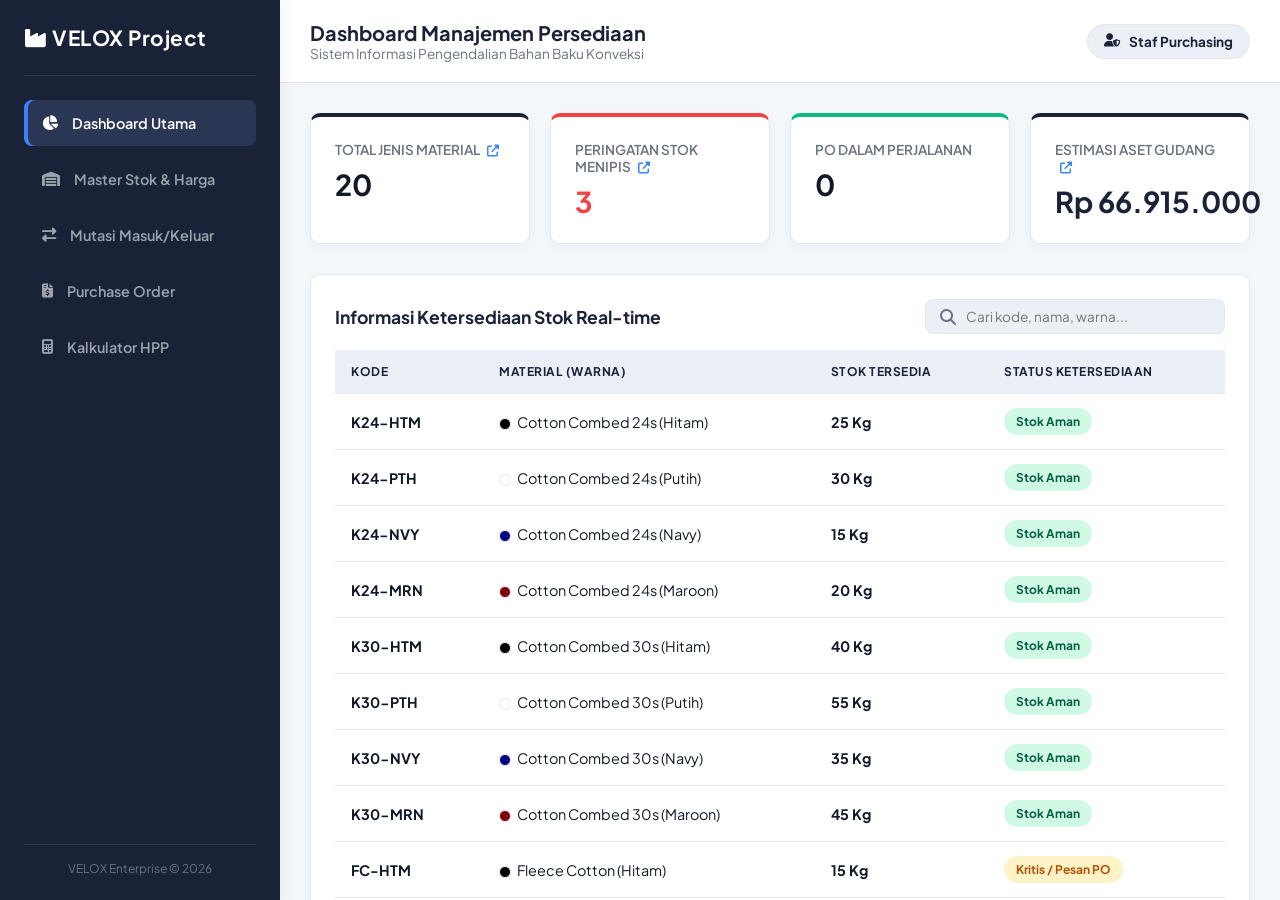
<file: index.html>
<!DOCTYPE html>
<html lang="id">
<head>
    <meta charset="UTF-8">
    <meta name="viewport" content="width=device-width, initial-scale=1.0, maximum-scale=1.0, user-scalable=no">
    <title>Enterprise SIMP - Manajemen Persediaan & HPP</title>
     
    <!-- Google Fonts & FontAwesome -->
    <link href="https://fonts.googleapis.com/css2?family=Plus+Jakarta+Sans:wght@400;500;600;700&display=swap" rel="stylesheet">
    <link rel="stylesheet" href="https://cdnjs.cloudflare.com/ajax/libs/font-awesome/6.4.0/css/all.min.css">
    
    <!-- Hubungkan ke file CSS eksternal -->
    <link rel="stylesheet" href="style.css">
</head>
<body>

    <div id="sidebar-overlay" onclick="toggleSidebar()"></div>

    <aside id="sidebar">
        <div>
            <div class="sidebar-brand"><i class="fa-solid fa-industry"></i> VELOX Project</div>
            <ul class="sidebar-menu">
                <li class="menu-link active" onclick="switchPage('dashboard', this)"><i class="fa-solid fa-chart-pie"></i> Dashboard Utama</li>
                <li class="menu-link" onclick="switchPage('inventory', this)"><i class="fa-solid fa-warehouse"></i> Master Stok & Harga</li>
                <li class="menu-link" onclick="switchPage('mutations', this)"><i class="fa-solid fa-right-left"></i> Mutasi Masuk/Keluar</li>
                <li class="menu-link" onclick="switchPage('procurement', this)"><i class="fa-solid fa-file-invoice-dollar"></i> Purchase Order</li>
                <li class="menu-link" onclick="switchPage('hpp', this)"><i class="fa-solid fa-calculator"></i> Kalkulator HPP</li>
            </ul>
        </div>
        <div class="sidebar-footer"><span>VELOX Enterprise &copy; 2026</span></div>
    </aside>

    <main>
        <header>
            <div class="header-left">
                <button class="mobile-menu-btn" onclick="toggleSidebar()"><i class="fa-solid fa-bars"></i></button>
                <div class="header-title">
                    <h1 id="page-title">Dashboard Manajemen Persediaan</h1>
                    <p id="page-desc">Sistem Informasi Pengendalian Bahan Baku Konveksi</p>
                </div>
            </div>
            <div class="user-profile"><i class="fa-solid fa-user-shield"></i> <span class="user-text">Staf Purchasing</span></div>
        </header>

        <div class="content-body">
            
            <!-- 1. DASHBOARD -->
            <div id="section-dashboard" class="page-section">
                <div class="cards-grid">
                    <div class="card info-card clickable-card" onclick="openDashboardModal('all')">
                        <div class="card-title">Total Jenis Material <i class="fa-solid fa-up-right-from-square"></i></div>
                        <div class="card-value" id="dash-total-items">0</div>
                    </div>
                    <div class="card alert-card clickable-card" onclick="openDashboardModal('alert')">
                        <div class="card-title">Peringatan Stok Menipis <i class="fa-solid fa-up-right-from-square"></i></div>
                        <div class="card-value danger" id="dash-alert-count">0</div>
                    </div>
                    <div class="card success-card">
                        <div class="card-title">PO Dalam Perjalanan</div>
                        <div class="card-value success" id="dash-po-tracking">0</div>
                    </div>
                    <div class="card info-card clickable-card" onclick="openDashboardModal('asset')">
                        <div class="card-title">Estimasi Aset Gudang <i class="fa-solid fa-up-right-from-square"></i></div>
                        <div class="card-value navy-text" id="dash-total-asset">Rp 0</div>
                    </div>
                </div>

                <div class="table-container">
                    <div class="table-header" style="display: flex; justify-content: space-between; align-items: center; flex-wrap: wrap; gap: 15px; margin-bottom: 16px;">
                        <h2 style="margin-bottom: 0;">Informasi Ketersediaan Stok Real-time</h2>
                        <div class="search-box">
                            <i class="fa-solid fa-magnifying-glass"></i>
                            <input type="text" id="dash-search" placeholder="Cari kode, nama, warna..." onkeyup="filterDashboardTable()">
                        </div>
                    </div>
                    <div class="table-responsive">
                        <table>
                            <thead>
                                <tr><th>Kode</th><th>Material (Warna)</th><th>Stok Tersedia</th><th>Status Ketersediaan</th></tr>
                            </thead>
                            <tbody id="dash-table-body"></tbody>
                        </table>
                    </div>
                </div>
            </div>

            <!-- MODAL POP-UP -->
            <div id="dashboard-modal" class="modal-overlay">
                <div class="modal-content">
                    <div class="modal-header">
                        <h3 id="modal-title">Rincian Data</h3>
                        <button class="btn-close" onclick="closeDashboardModal()"><i class="fa-solid fa-xmark"></i></button>
                    </div>
                    <div class="table-responsive" style="margin-top: 16px; max-height: 400px; overflow-y: auto;">
                        <table style="width: 100%;">
                            <thead><tr id="modal-table-head"></tr></thead>
                            <tbody id="modal-table-body"></tbody>
                        </table>
                    </div>
                </div>
            </div>

            <!-- 2. MASTER STOK -->
            <div id="section-inventory" class="page-section" style="display: none;">
                <div class="control-panel">
                    <div class="panel-box">
                        <h3><i class="fa-solid fa-circle-plus"></i> Tambah Master Data Kain & Warna</h3>
                        <div class="form-grid inv-grid">
                            <input type="text" id="inv-code" placeholder="Kode (K-01-HTM)">
                            <input type="text" id="inv-name" placeholder="Nama Kain">
                            <input type="text" id="inv-color" placeholder="Warna (Hitam)">
                            <input type="number" id="inv-price" placeholder="Harga/Unit (Rp)" min="0">
                            <input type="text" id="inv-unit" placeholder="Satuan (Kg/Meter)" style="width:100%">
                            <input type="number" id="inv-usage" placeholder="Butuh brp Satuan/Pcs?" step="0.01" min="0">
                            <button class="btn btn-navy" onclick="addNewInventoryItem()"><i class="fa-solid fa-save"></i> Simpan</button>
                        </div>
                    </div>
                </div>
                <div class="table-container">
                    <h2>Direktori Stok Kain & Harga Pasar</h2>
                    <div class="table-responsive" style="margin-top: 16px;">
                        <table>
                            <thead>
                                <tr><th>Kode</th><th>Nama Material</th><th>Warna</th><th>Harga Pasar</th><th>Pemakaian/Pcs</th><th>Stok</th></tr>
                            </thead>
                            <tbody id="inventory-table-body"></tbody>
                        </table>
                    </div>
                </div>
            </div>

            <!-- 3. MUTASI / PENGGUNAAN -->
            <div id="section-mutations" class="page-section" style="display: none;">
                <div class="control-panel">
                    <div class="panel-box outline-navy">
                        <h3><i class="fa-solid fa-right-left"></i> Form Input Mutasi Masuk / Keluar</h3>
                        <div class="form-grid mut-grid">
                            <select id="mut-item"></select>
                            <select id="mut-type">
                                <option value="KELUAR">PENGURANGAN (Dipakai Produksi)</option>
                                <option value="MASUK">PENAMBAHAN (Barang Masuk / Retur)</option>
                            </select>
                            <input type="number" id="mut-qty" placeholder="Jumlah" min="1" step="0.1">
                            <input type="text" id="mut-note" placeholder="Cth: PO Kemeja / Nota Supplier">
                            <button class="btn btn-navy" onclick="processMutation()"><i class="fa-solid fa-check"></i> Proses</button>
                        </div>
                    </div>
                </div>
                <div class="table-container">
                    <h2>Log Riwayat Mutasi Stok</h2>
                    <div class="table-responsive" style="margin-top: 16px;">
                        <table>
                            <thead>
                                <tr><th>Waktu</th><th>Material (Warna)</th><th>Tipe Mutasi</th><th>Jumlah</th><th>Keterangan</th></tr>
                            </thead>
                            <tbody id="mutation-table-body"></tbody>
                        </table>
                    </div>
                </div>
            </div>

            <!-- 4. PURCHASE ORDER (PO) -->
            <div id="section-procurement" class="page-section" style="display: none;">
                <div class="control-panel">
                    <div class="panel-box outline-navy">
                        <h3><i class="fa-solid fa-truck-fast"></i> Estimasi & Buat PO ke Supplier</h3>
                        <div class="form-grid po-grid">
                            <input type="text" id="po-supplier" placeholder="Nama Supplier">
                            <input type="text" id="po-phone" placeholder="No. HP Supplier">
                            <select id="po-item"></select>
                            <input type="number" id="po-qty" placeholder="Qty PO" min="1" step="0.1">
                            <button class="btn btn-navy" onclick="createPO()"><i class="fa-solid fa-paper-plane"></i> Terbitkan PO</button>
                        </div>
                    </div>
                </div>
                <div class="table-container">
                    <h2>Tracking Status Pemesanan Supplier</h2>
                    <div class="table-responsive" style="margin-top: 16px;">
                        <table>
                            <thead>
                                <tr><th>ID PO</th><th>Supplier & Kontak</th><th>Pesanan (Warna)</th><th>Total Bayar (Rp)</th><th>Status</th><th>Aksi</th></tr>
                            </thead>
                            <tbody id="po-table-body"></tbody>
                        </table>
                    </div>
                </div>
            </div>

            <!-- 5. HPP CALCULATOR -->
            <div id="section-hpp" class="page-section" style="display: none;">
                <div class="control-panel">
                    <div class="panel-box">
                        <h3><i class="fa-solid fa-calculator"></i> Kalkulator HPP Produk Konveksi</h3>
                        <div class="form-grid hpp-grid">
                            <div><label>Pilih Jenis Kain (Harga Pasar Auto-sync):</label><select id="hpp-item" onchange="updateHPPUsage()" style="width:100%"></select></div>
                            <div><label>Estimasi Pemakaian Kain / Pcs:</label><input type="number" id="hpp-usage" step="0.01" oninput="calculateHPP()" style="width:100%;" title="Otomatis terisi"></div>
                            <div><label>Harga Jasa Jahit (Rp):</label><input type="number" id="hpp-jasa" value="15000" oninput="calculateHPP()" style="width:100%;"></div>
                            <div><label>Harga Sablon/Bordir (Rp):</label><input type="number" id="hpp-bordir" value="7000" oninput="calculateHPP()" style="width:100%;"></div>
                            <div><label>Zipper/Aksesoris (Rp):</label><input type="number" id="hpp-zipper" value="0" oninput="calculateHPP()" style="width:100%;"></div>
                            <div><label>Biaya Operasional (Rp):</label><input type="number" id="hpp-operasional" value="3000" oninput="calculateHPP()" style="width:100%;"></div>
                        </div>
                        <div class="hpp-result-box">
                            <div>
                                <h4 style="color: var(--navy-doff); font-size: 1.1rem;">Total HPP Produk per Pcs:</h4>
                                <p style="color: var(--text-light); font-size: 0.85rem;" id="hpp-breakdown">-</p>
                            </div>
                            <div class="hpp-price" id="hpp-result">Rp 0</div>
                        </div>
                    </div>
                </div>
            </div>

        </div>
    </main>

    <div id="toast" class="toast"><i class="fa-solid fa-info-circle"></i> <span id="toast-message"></span></div>
    
    <!-- Hubungkan ke file JavaScript eksternal -->
    <script src="script.js"></script>
</body>
</html>
</file>
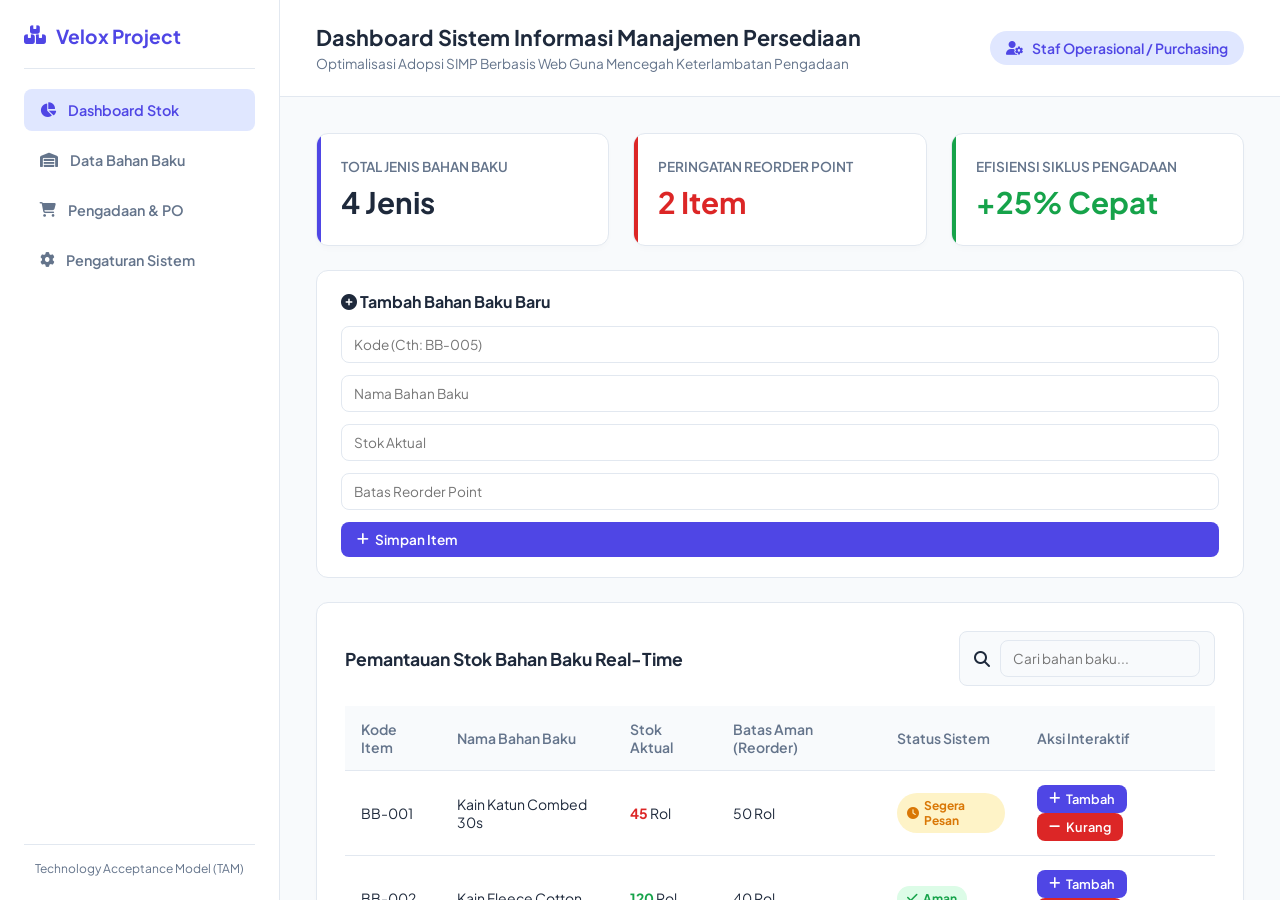
<file: Metode Penelitian/index.html>
<!DOCTYPE html>
<html lang="id">
<head>
    <meta charset="UTF-8">
    <meta name="viewport" content="width=device-width, initial-scale=1.0">
    <title>SIMP Berbasis Web - Manajemen Persediaan</title>
    <!-- Google Fonts & FontAwesome Icons -->
    <link href="https://fonts.googleapis.com/css2?family=Plus+Jakarta+Sans:wght@400;500;600;700&display=swap" rel="stylesheet">
    <link rel="stylesheet" href="https://cdnjs.cloudflare.com/ajax/libs/font-awesome/6.4.0/css/all.min.css">
    <link rel="stylesheet" href="style.css">
</head>
<body>

    <!-- Sidebar -->
    <aside>
        <div>
            <div class="sidebar-brand">
                <i class="fa-solid fa-boxes-stacked"></i> Velox Project
            </div>
            <ul class="sidebar-menu">
                <li class="menu-link active" onclick="switchPage('dashboard', this)">
                    <i class="fa-solid fa-chart-pie"></i> Dashboard Stok
                </li>
                <li class="menu-link" onclick="switchPage('materials', this)">
                    <i class="fa-solid fa-warehouse"></i> Data Bahan Baku
                </li>
                <li class="menu-link" onclick="switchPage('procurement', this)">
                    <i class="fa-solid fa-cart-shopping"></i> Pengadaan & PO
                </li>
                <li class="menu-link" onclick="switchPage('settings', this)">
                    <i class="fa-solid fa-gear"></i> Pengaturan Sistem
                </li>
            </ul>
        </div>
        <div class="sidebar-footer">
            <span>Technology Acceptance Model (TAM)</span>
        </div>
    </aside>

    <!-- Main Content Area -->
    <main>
        <header>
            <div class="header-title">
                <h1 id="page-title">Dashboard Sistem Informasi Manajemen Persediaan</h1>
                <p id="page-desc">Optimalisasi Adopsi SIMP Berbasis Web Guna Mencegah Keterlambatan Pengadaan</p>
            </div>
            <div class="user-profile">
                <i class="fa-solid fa-user-gear"></i> Staf Operasional / Purchasing
            </div>
        </header>

        <div class="content-body">
            
            <!-- HALAMAN 1: DASHBOARD STOK -->
            <div id="section-dashboard" class="page-section">
                <!-- Cards Ringkasan -->
                <div class="cards-grid">
                    <div class="card">
                        <div class="card-title">Total Jenis Bahan Baku</div>
                        <div class="card-value" id="total-items">4 Jenis</div>
                    </div>
                    <div class="card alert-card">
                        <div class="card-title">Peringatan Reorder Point</div>
                        <div class="card-value danger" id="alert-count">2 Item</div>
                    </div>
                    <div class="card success-card">
                        <div class="card-title">Efisiensi Siklus Pengadaan</div>
                        <div class="card-value success">+25% Cepat</div>
                    </div>
                </div>

                <!-- Panel Input Tambah Bahan Baku -->
                <div class="control-panel">
                    <div class="panel-box">
                        <h3><i class="fa-solid fa-circle-plus"></i> Tambah Bahan Baku Baru</h3>
                        <div class="form-grid">
                            <input type="text" id="add-code" placeholder="Kode (Cth: BB-005)">
                            <input type="text" id="add-name" placeholder="Nama Bahan Baku">
                            <input type="number" id="add-stock" placeholder="Stok Aktual">
                            <input type="number" id="add-reorder" placeholder="Batas Reorder Point">
                            <button class="btn btn-primary" onclick="addNewItem()"><i class="fa-solid fa-plus"></i> Simpan Item</button>
                        </div>
                    </div>
                </div>

                <!-- Tabel Stok Real-Time -->
                <div class="table-container">
                    <div class="table-header">
                        <h2>Pemantauan Stok Bahan Baku Real-Time</h2>
                        <div class="search-box">
                            <i class="fa-solid fa-magnifying-glass"></i>
                            <input type="text" id="search-input" placeholder="Cari bahan baku..." onkeyup="filterTable()">
                        </div>
                    </div>
                    
                    <div class="table-responsive">
                        <table id="inventory-table">
                            <thead>
                                <tr>
                                    <th>Kode Item</th>
                                    <th>Nama Bahan Baku</th>
                                    <th>Stok Aktual</th>
                                    <th>Batas Aman (Reorder)</th>
                                    <th>Status Sistem</th>
                                    <th>Aksi Interaktif</th>
                                </tr>
                            </thead>
                            <tbody id="inventory-table-body">
                                <!-- Render via JavaScript -->
                            </tbody>
                        </table>
                    </div>
                </div>
            </div>

            <!-- HALAMAN 2: DATA BAHAN BAKU -->
            <div id="section-materials" class="page-section" style="display: none;">
                <div class="table-container">
                    <h2>Direktori Keseluruhan Bahan Baku Produksi Konveksi</h2>
                    <p style="color: var(--text-light); margin-top: 8px; font-size: 0.9rem;">Kelola seluruh spesifikasi material kain dan aksesoris garmen di sini.</p>
                    <div style="margin-top: 20px;" id="materials-list-container">
                        <!-- Konten dinamis bahan baku -->
                    </div>
                </div>
            </div>

            <!-- HALAMAN 3: PENGADAAN & PO -->
            <div id="section-procurement" class="page-section" style="display: none;">
                <div class="table-container">
                    <h2>Manajemen Purchase Order (PO) & Pengadaan</h2>
                    <p style="color: var(--text-light); margin-top: 8px; font-size: 0.9rem;">Daftar bahan baku yang mencapai titik pemesanan ulang (*reorder point*) dan siap dibuatkan surat pemesanan ke supplier.</p>
                    <div style="margin-top: 20px;" id="procurement-list-container">
                        <!-- Konten dinamis PO -->
                    </div>
                </div>
            </div>

            <!-- HALAMAN 4: PENGATURAN SISTEM -->
            <div id="section-settings" class="page-section" style="display: none;">
                <div class="table-container">
                    <h2>Pengaturan Konfigurasi SIMP & Hak Akses</h2>
                    <p style="color: var(--text-light); margin-top: 8px; font-size: 0.9rem;">Atur ambang batas *reorder point* otomatis dan preferensi akun staf *purchasing*.</p>
                    <div style="margin-top: 20px; display: flex; flex-direction: column; gap: 16px;">
                        <label style="font-weight: 600; font-size: 0.9rem;">Batas Toleransi Peringatan Dini Stok (%):</label>
                        <input type="number" value="15" style="width: 200px; padding: 10px; border: 1px solid var(--border); border-radius: 8px;">
                        <button class="btn" onclick="showToast('Pengaturan sistem berhasil disimpan!')" style="width: fit-content;">Simpan Perubahan</button>
                    </div>
                </div>
            </div>

        </div>
    </main>

    <!-- Notifikasi Toast Interaktif -->
    <div id="toast" class="toast">
        <i class="fa-solid fa-circle-check"></i>
        <span id="toast-message">Data berhasil diperbarui!</span>
    </div>

    <script src="script.js"></script>
</body>
</html>
</file>
<file: style.css>
:root {
    /* Tema Navy Doff & Putih */
    --navy-doff: #1A2238; 
    --navy-light: #2A3654;
    --navy-hover: #3B4B72;
    --white: #FFFFFF;
    --bg-main: #F4F7F9;
    --bg-light: #EBF0F6;
    --text-dark: #111827;
    --text-light: #6B7280;
    --border: #E5E7EB;
    
    /* Warna Status */
    --danger: #EF4444;
    --success: #10B981;
    --warning: #F59E0B;
    --info: #3B82F6;
    
    --radius: 10px;
    --transition: all 0.3s ease;
}

* { box-sizing: border-box; margin: 0; padding: 0; font-family: 'Plus Jakarta Sans', sans-serif; }
body { background-color: var(--bg-main); color: var(--text-dark); display: flex; height: 100vh; overflow: hidden; -webkit-font-smoothing: antialiased; }

/* Overlay Sidebar Mobile */
#sidebar-overlay { display: none; position: fixed; top: 0; left: 0; width: 100%; height: 100%; background: rgba(0,0,0,0.5); z-index: 9; backdrop-filter: blur(2px); }

aside { width: 280px; background-color: var(--navy-doff); color: var(--white); display: flex; flex-direction: column; justify-content: space-between; padding: 24px; box-shadow: 4px 0 15px rgba(0,0,0,0.05); z-index: 10; transition: transform 0.3s ease; }
.sidebar-brand { font-size: 1.3rem; font-weight: 700; padding-bottom: 24px; border-bottom: 1px solid rgba(255,255,255,0.1); letter-spacing: 0.5px; }
.sidebar-menu { list-style: none; padding-top: 24px; }
.sidebar-menu li { padding: 14px 18px; margin-bottom: 10px; border-radius: 8px; cursor: pointer; font-weight: 600; font-size: 0.9rem; color: #9CA3AF; display: flex; align-items: center; gap: 14px; transition: var(--transition); }
.sidebar-menu li:hover { color: var(--white); background-color: rgba(255,255,255,0.05); }
.sidebar-menu li.active { background-color: var(--navy-light); color: var(--white); box-shadow: inset 4px 0 0 var(--info); }
.sidebar-footer { font-size: 0.75rem; color: #6B7280; text-align: center; border-top: 1px solid rgba(255,255,255,0.1); padding-top: 16px; }

main { flex: 1; display: flex; flex-direction: column; overflow-y: auto; overflow-x: hidden; width: 100%; }

header { background-color: var(--white); padding: 20px 30px; border-bottom: 1px solid var(--border); display: flex; justify-content: space-between; align-items: center; position: sticky; top: 0; z-index: 5; }
.header-left { display: flex; align-items: center; gap: 16px; }
.mobile-menu-btn { display: none; background: none; border: none; font-size: 1.5rem; color: var(--navy-doff); cursor: pointer; }
header h1 { font-size: 1.25rem; font-weight: 700; color: var(--navy-doff); }
header p { font-size: 0.85rem; color: var(--text-light); }
.user-profile { font-size: 0.85rem; background-color: var(--bg-light); color: var(--navy-doff); padding: 8px 16px; border-radius: 50px; font-weight: 700; border: 1px solid var(--border); display: flex; align-items: center; gap: 8px;}

.content-body { padding: 30px; }

.cards-grid { display: grid; grid-template-columns: repeat(auto-fit, minmax(220px, 1fr)); gap: 20px; margin-bottom: 30px; }
.card { background-color: var(--white); padding: 24px; border-radius: var(--radius); box-shadow: 0 4px 12px rgba(0,0,0,0.03); border: 1px solid var(--border); border-top: 4px solid var(--navy-doff); }
.card.alert-card { border-top-color: var(--danger); }
.card.success-card { border-top-color: var(--success); }
.card-title { font-size: 0.85rem; color: var(--text-light); font-weight: 600; text-transform: uppercase; margin-bottom: 8px; }
.card-value { font-size: 1.8rem; font-weight: 700; color: var(--text-dark); }
.card-value.danger { color: var(--danger); }
.card-value.navy-text { color: var(--navy-doff); }

.clickable-card { cursor: pointer; position: relative; }
.clickable-card:hover { transform: translateY(-3px); box-shadow: 0 10px 20px rgba(0,0,0,0.08); border-color: var(--navy-light); }
.clickable-card i { font-size: 0.75rem; margin-left: 5px; color: var(--info); }

.modal-overlay { position: fixed; top: 0; left: 0; width: 100%; height: 100%; background: rgba(26, 34, 56, 0.7); backdrop-filter: blur(4px); display: none; align-items: center; justify-content: center; z-index: 2000; }
.modal-content { background: var(--white); width: 90%; max-width: 750px; border-radius: var(--radius); padding: 28px; box-shadow: 0 20px 25px -5px rgba(0,0,0,0.1); }
.modal-header { display: flex; justify-content: space-between; align-items: center; border-bottom: 1px solid var(--border); padding-bottom: 14px; }
.modal-header h3 { color: var(--navy-doff); font-size: 1.15rem; font-weight: 700; }
.btn-close { background: none; border: none; font-size: 1.2rem; cursor: pointer; color: var(--text-light); transition: var(--transition);}
.btn-close:hover { color: var(--danger); transform: scale(1.1); }

.control-panel { margin-bottom: 24px; }
.panel-box { background-color: var(--white); padding: 24px; border-radius: var(--radius); border: 1px solid var(--border); box-shadow: 0 4px 12px rgba(0,0,0,0.03); }
.outline-navy { border: 1px solid var(--navy-light); background-color: #FAFCFF; }
.panel-box h3 { font-size: 1.1rem; color: var(--navy-doff); margin-bottom: 16px; }

.form-grid { display: grid; gap: 16px; align-items: center; }
.inv-grid { grid-template-columns: 1fr 1.5fr 1fr 1fr 1fr 1fr auto; }
.mut-grid { grid-template-columns: 2fr 1fr 1fr 2fr auto; }
.po-grid { grid-template-columns: 1.5fr 1fr 1.5fr 1fr auto; }
.hpp-grid { grid-template-columns: 1fr 1fr; }

input, select { padding: 12px 16px; border: 1px solid var(--border); border-radius: 8px; font-size: 0.9rem; background: var(--white); outline: none; transition: var(--transition); width: 100%; -webkit-appearance: none; }
input:focus, select:focus { border-color: var(--navy-light); box-shadow: 0 0 0 3px rgba(42, 54, 84, 0.1); }
label { font-size: 0.85rem; font-weight: 600; color: var(--navy-doff); margin-bottom: 6px; display: block; }

.hpp-result-box { margin-top: 24px; padding: 20px; background: var(--bg-light); border: 1px solid var(--border); border-radius: 8px; display: flex; justify-content: space-between; align-items: center; flex-wrap: wrap; gap: 15px;}
.hpp-price { font-size: 1.75rem; font-weight: 700; color: var(--navy-doff); }

.btn { border: none; padding: 12px 20px; border-radius: 8px; font-weight: 600; font-size: 0.9rem; cursor: pointer; transition: var(--transition); display: inline-flex; justify-content: center; align-items: center; gap: 8px; }
.btn-navy { background-color: var(--navy-doff); color: var(--white); }
.btn-navy:hover { background-color: var(--navy-hover); }
.btn-sm { padding: 8px 12px; font-size: 0.8rem; border-radius: 6px; }
.btn-success { background-color: var(--success); color: white; }
.btn-outline { background-color: transparent; border: 1px solid var(--border); color: var(--text-dark); }
.btn-outline:hover { border-color: var(--navy-doff); color: var(--navy-doff); }

.table-container { background-color: var(--white); border-radius: var(--radius); padding: 24px; box-shadow: 0 4px 12px rgba(0,0,0,0.03); border: 1px solid var(--border); }
.table-header h2 { font-size: 1.1rem; color: var(--navy-doff); }
.table-responsive { width: 100%; overflow-x: auto; -webkit-overflow-scrolling: touch; }
table { width: 100%; border-collapse: collapse; text-align: left; white-space: nowrap; }
th, td { padding: 14px 16px; border-bottom: 1px solid var(--border); font-size: 0.9rem; }
th { background-color: var(--bg-light); color: var(--navy-doff); font-weight: 700; text-transform: uppercase; font-size: 0.75rem; letter-spacing: 0.5px; }
tr:hover { background-color: #FAFCFF; }

.search-box { display: flex; align-items: center; gap: 10px; border: 1px solid var(--border); padding: 8px 14px; border-radius: 8px; background-color: var(--bg-light); width: 100%; max-width: 300px; transition: var(--transition); }
.search-box:focus-within { border-color: var(--navy-light); box-shadow: 0 0 0 3px rgba(42, 54, 84, 0.1); background-color: var(--white); }
.search-box i { color: var(--text-light); }
.search-box input { border: none; background: transparent; outline: none; padding: 0; width: 100%; font-size: 0.85rem; box-shadow: none; }

.badge { padding: 6px 12px; border-radius: 50px; font-size: 0.75rem; font-weight: 700; display: inline-block; }
.badge.safe { background: #D1FAE5; color: #065F46; }
.badge.warning { background: #FEF3C7; color: #B45309; }
.badge.tracking-1 { background: #F3F4F6; color: #374151; } 
.badge.tracking-2 { background: #FEF3C7; color: #B45309; } 
.badge.tracking-3 { background: #D1FAE5; color: #065F46; } 

.color-dot { display: inline-block; width: 12px; height: 12px; border-radius: 50%; margin-right: 6px; border: 1px solid var(--border); vertical-align: middle; }

.toast { position: fixed; bottom: 30px; right: 30px; background-color: var(--navy-doff); color: white; padding: 16px 24px; border-radius: 8px; display: flex; align-items: center; gap: 12px; font-weight: 600; font-size: 0.9rem; box-shadow: 0 10px 25px rgba(0,0,0,0.2); transform: translateY(100px); opacity: 0; transition: var(--transition); z-index: 9999; }
.toast.show { transform: translateY(0); opacity: 1; }

@media (max-width: 1200px) {
    .inv-grid { grid-template-columns: 1fr 1.5fr 1fr 1fr; }
}
@media (max-width: 992px) {
    .mut-grid, .po-grid { grid-template-columns: 1fr 1fr; }
}
@media (max-width: 768px) {
    .mobile-menu-btn { display: block; }
    aside { position: fixed; top: 0; left: 0; height: 100%; transform: translateX(-100%); }
    aside.open { transform: translateX(0); }
    #sidebar-overlay.show { display: block; }
    header { padding: 15px 20px; }
    header h1 { font-size: 1.1rem; }
    header p, .user-text { display: none; }
    .user-profile { padding: 8px 12px; }
    .content-body { padding: 20px 15px; }
    .table-container { padding: 15px; }
    .search-box { max-width: 100%; margin-top: 10px; }
    .inv-grid, .mut-grid, .po-grid, .hpp-grid { grid-template-columns: 1fr; gap: 12px; }
    .btn { width: 100%; justify-content: center; } 
    .toast { right: 50%; bottom: 20px; transform: translateX(50%) translateY(100px); width: 90%; justify-content: center; text-align: center;}
    .toast.show { transform: translateX(50%) translateY(0); }
}
</file>
<file: Metode Penelitian/style.css>
:root {
    --primary: #4f46e5;
    --primary-dark: #4338ca;
    --primary-light: #e0e7ff;
    --danger: #dc2626;
    --danger-bg: #fee2e2;
    --success: #16a34a;
    --success-bg: #dcfce7;
    --warning: #d97706;
    --warning-bg: #fef3c7;
    --background: #f8fafc;
    --surface: #ffffff;
    --text: #1e293b;
    --text-light: #64748b;
    --border: #e2e8f0;
    --radius: 12px;
    --transition: all 0.25s ease-in-out;
}

* {
    box-sizing: border-box;
    margin: 0;
    padding: 0;
    font-family: 'Plus Jakarta Sans', sans-serif;
}

body {
    background-color: var(--background);
    color: var(--text);
    display: flex;
    height: 100vh;
    overflow: hidden;
}

/* Sidebar */
aside {
    width: 280px;
    background-color: var(--surface);
    border-right: 1px solid var(--border);
    display: flex;
    flex-direction: column;
    justify-content: space-between;
    padding: 24px;
}

.sidebar-brand {
    font-size: 1.2rem;
    font-weight: 700;
    color: var(--primary);
    padding-bottom: 20px;
    border-bottom: 1px solid var(--border);
    display: flex;
    align-items: center;
    gap: 10px;
}

.sidebar-menu {
    list-style: none;
    padding-top: 20px;
}

.sidebar-menu li {
    padding: 12px 16px;
    margin-bottom: 8px;
    border-radius: 8px;
    cursor: pointer;
    font-weight: 600;
    font-size: 0.9rem;
    color: var(--text-light);
    display: flex;
    align-items: center;
    gap: 12px;
    transition: var(--transition);
}

.sidebar-menu li.active, .sidebar-menu li:hover {
    background-color: var(--primary-light);
    color: var(--primary);
}

.sidebar-footer {
    font-size: 0.75rem;
    color: var(--text-light);
    text-align: center;
    padding-top: 16px;
    border-top: 1px solid var(--border);
}

/* Main Content */
main {
    flex: 1;
    display: flex;
    flex-direction: column;
    overflow-y: auto;
}

header {
    background-color: var(--surface);
    padding: 24px 36px;
    border-bottom: 1px solid var(--border);
    display: flex;
    justify-content: space-between;
    align-items: center;
}

header h1 {
    font-size: 1.35rem;
    font-weight: 700;
    color: var(--text);
}

header p {
    font-size: 0.85rem;
    color: var(--text-light);
    margin-top: 4px;
}

.user-profile {
    font-size: 0.875rem;
    color: var(--primary);
    background-color: var(--primary-light);
    padding: 8px 16px;
    border-radius: 50px;
    font-weight: 600;
    display: flex;
    align-items: center;
    gap: 8px;
}

.content-body {
    padding: 36px;
}

/* Dashboard Cards */
.cards-grid {
    display: grid;
    grid-template-columns: repeat(auto-fit, minmax(240px, 1fr));
    gap: 24px;
    margin-bottom: 24px;
}

.card {
    background-color: var(--surface);
    padding: 24px;
    border-radius: var(--radius);
    border: 1px solid var(--border);
    box-shadow: 0 4px 6px -1px rgba(0,0,0,0.02);
    position: relative;
    overflow: hidden;
}

.card::before {
    content: '';
    position: absolute;
    top: 0;
    left: 0;
    width: 4px;
    height: 100%;
    background-color: var(--primary);
}

.card.alert-card::before { background-color: var(--danger); }
.card.success-card::before { background-color: var(--success); }

.card-title {
    font-size: 0.85rem;
    color: var(--text-light);
    margin-bottom: 8px;
    font-weight: 600;
    text-transform: uppercase;
}

.card-value {
    font-size: 1.85rem;
    font-weight: 700;
}

.card-value.danger { color: var(--danger); }
.card-value.success { color: var(--success); }

/* Control Panel */
.control-panel {
    margin-bottom: 24px;
}

.panel-box {
    background-color: var(--surface);
    padding: 20px 24px;
    border-radius: var(--radius);
    border: 1px solid var(--border);
}

.panel-box h3 {
    font-size: 1rem;
    font-weight: 700;
    margin-bottom: 14px;
    color: var(--text);
}

.form-grid {
    display: grid;
    grid-template-columns: repeat(auto-fit, minmax(180px, 1fr)) auto;
    gap: 12px;
}

/* Table Section */
.table-container {
    background-color: var(--surface);
    border-radius: var(--radius);
    border: 1px solid var(--border);
    padding: 28px;
    box-shadow: 0 4px 6px -1px rgba(0,0,0,0.02);
}

.table-header {
    display: flex;
    justify-content: space-between;
    align-items: center;
    margin-bottom: 20px;
    flex-wrap: wrap;
    gap: 16px;
}

.table-header h2 {
    font-size: 1.1rem;
    font-weight: 700;
}

.search-box {
    display: flex;
    align-items: center;
    gap: 10px;
    border: 1px solid var(--border);
    padding: 8px 14px;
    border-radius: 8px;
    background-color: var(--background);
}

.search-box input {
    border: none;
    background: transparent;
    outline: none;
    font-size: 0.875rem;
    width: 200px;
}

table {
    width: 100%;
    border-collapse: collapse;
    text-align: left;
}

th, td {
    padding: 14px 16px;
    border-bottom: 1px solid var(--border);
    font-size: 0.875rem;
}

th {
    font-weight: 600;
    color: var(--text-light);
    background-color: #f8fafc;
}

.badge {
    padding: 5px 10px;
    border-radius: 50px;
    font-size: 0.75rem;
    font-weight: 700;
    display: inline-flex;
    align-items: center;
    gap: 5px;
}

.badge.warning { background-color: var(--warning-bg); color: var(--warning); }
.badge.safe { background-color: var(--success-bg); color: var(--success); }

input[type="text"], input[type="number"] {
    padding: 9px 12px;
    border: 1px solid var(--border);
    border-radius: 8px;
    font-size: 0.85rem;
    outline: none;
    transition: var(--transition);
}

input:focus {
    border-color: var(--primary);
    box-shadow: 0 0 0 3px var(--primary-light);
}

.btn {
    background-color: var(--primary);
    color: white;
    border: none;
    padding: 9px 16px;
    border-radius: 8px;
    cursor: pointer;
    font-weight: 600;
    font-size: 0.85rem;
    display: inline-flex;
    align-items: center;
    gap: 6px;
    transition: var(--transition);
}

.btn:hover { background-color: var(--primary-dark); }
.btn-sm { padding: 6px 12px; font-size: 0.8rem; }
.btn-danger { background-color: var(--danger); }
.btn-danger:hover { background-color: #b91c1c; }

/* Toast */
.toast {
    position: fixed;
    bottom: 30px;
    right: 30px;
    background-color: var(--text);
    color: white;
    padding: 14px 22px;
    border-radius: var(--radius);
    display: flex;
    align-items: center;
    gap: 12px;
    font-size: 0.875rem;
    box-shadow: 0 10px 25px rgba(0,0,0,0.15);
    transform: translateY(100px);
    opacity: 0;
    transition: var(--transition);
    z-index: 1000;
}

.toast.show { transform: translateY(0); opacity: 1; }
.toast i { color: var(--success); font-size: 1.1rem; }
</file>
